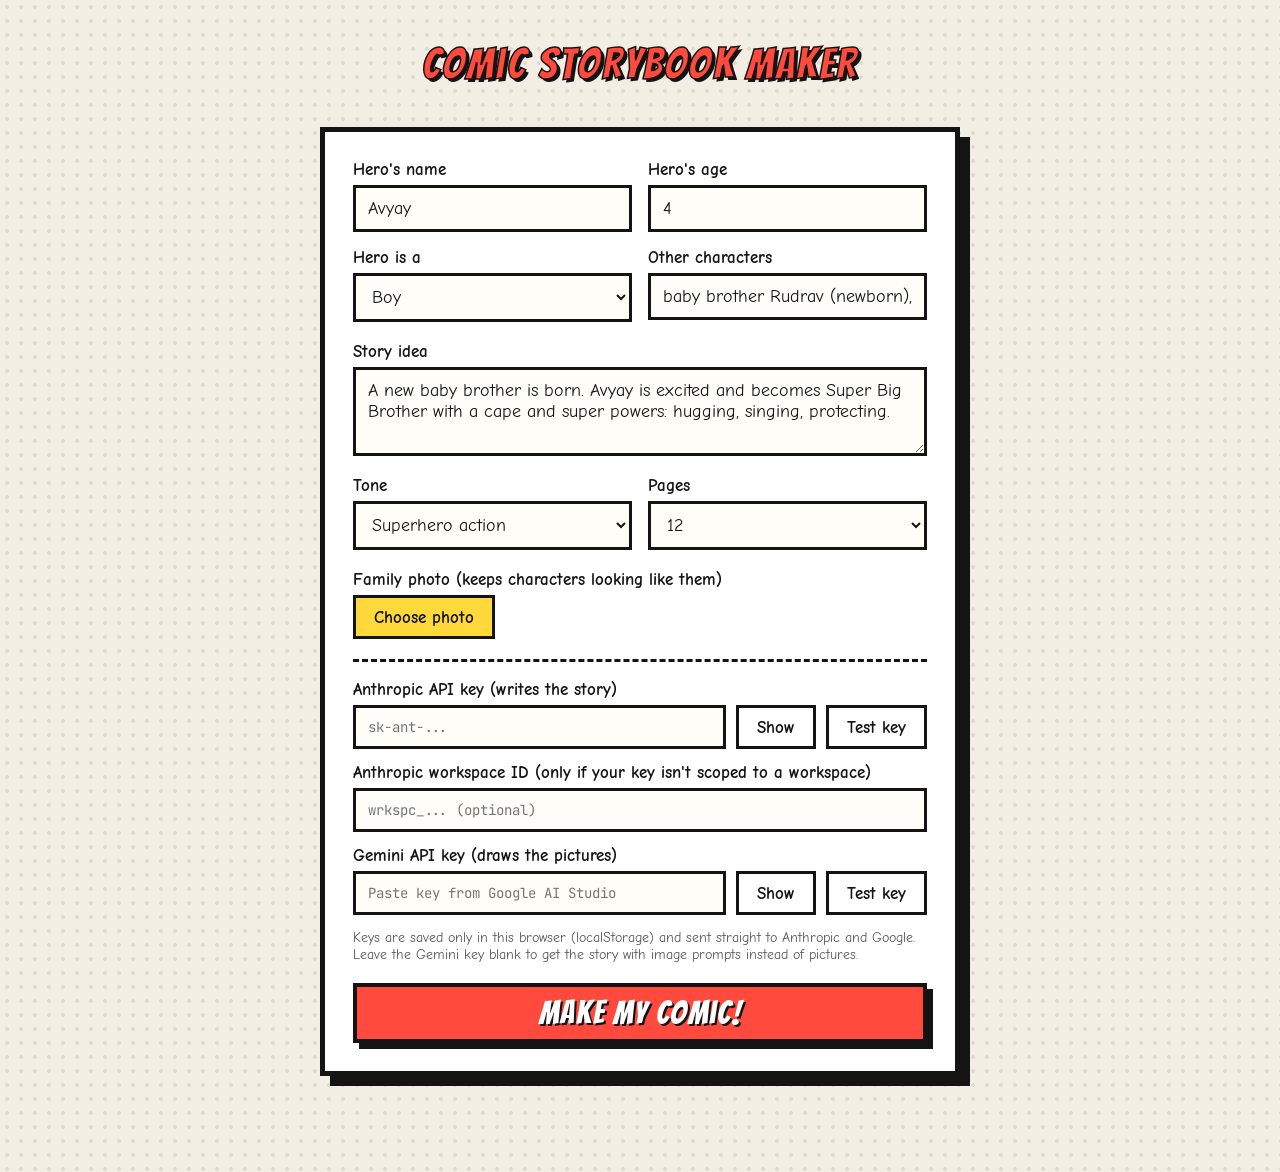
<file: comic/index.html>
<!DOCTYPE html>
<html lang="en">
<head>
  <meta charset="utf-8">
  <meta name="viewport" content="width=device-width, initial-scale=1">
  <title>Comic Storybook Maker</title>
  <meta name="description" content="Turn your family into the heroes of a printable comic storybook.">
  <link rel="icon" href="data:image/svg+xml,%3Csvg xmlns='http://www.w3.org/2000/svg' viewBox='0 0 100 100'%3E%3Crect width='100' height='100' fill='%23FFD93B'/%3E%3Ctext x='50' y='64' font-family='Impact,sans-serif' font-size='40' text-anchor='middle' fill='%23FF4A3D' stroke='%23141414' stroke-width='2'%3EPOW%3C/text%3E%3C/svg%3E">
  <link rel="preconnect" href="https://fonts.googleapis.com">
  <link rel="preconnect" href="https://fonts.gstatic.com" crossorigin>
  <link rel="stylesheet" href="https://fonts.googleapis.com/css2?family=Bangers&family=Comic+Neue:wght@400;700&family=JetBrains+Mono&display=swap">
  <link rel="stylesheet" href="styles.css">
</head>
<body>
  <main class="page">
    <h1 class="app-title no-print">Comic Storybook Maker</h1>

    <!-- Screen 1: inputs -->
    <form id="form-screen" class="card form" novalidate>
      <div class="grid">
        <label class="field">Hero's name
          <input name="hero" value="Avyay">
        </label>
        <label class="field">Hero's age
          <input name="age" value="4">
        </label>
        <label class="field">Hero is a
          <select name="gender">
            <option value="boy">Boy</option>
            <option value="girl">Girl</option>
            <option value="child">Keep neutral</option>
          </select>
        </label>
        <label class="field">Other characters
          <input name="others" value="baby brother Rudrav (newborn), Mama, Papa"
                 placeholder="e.g. baby brother Rudrav, Mama, Papa">
        </label>
      </div>

      <label class="field">Story idea
        <textarea name="idea" rows="3">A new baby brother is born. Avyay is excited and becomes Super Big Brother with a cape and super powers: hugging, singing, protecting.</textarea>
      </label>

      <div class="grid">
        <label class="field">Tone
          <select name="tone">
            <option>Superhero action</option>
            <option>Funny</option>
            <option>Heartwarming</option>
            <option>Adventurous</option>
            <option>Gentle bedtime</option>
          </select>
        </label>
        <label class="field">Pages
          <select name="pages">
            <option value="6">6</option>
            <option value="8">8</option>
            <option value="12" selected>12</option>
          </select>
        </label>
      </div>

      <div class="field">
        <span>Family photo (keeps characters looking like them)</span>
        <div class="photo-row">
          <label class="btn btn-yellow">Choose photo
            <input id="photo-input" type="file" accept="image/*" hidden>
          </label>
          <img id="photo-preview" class="photo-preview" alt="Selected family photo" hidden>
          <button type="button" class="btn" id="photo-remove" hidden>Remove photo</button>
        </div>
      </div>

      <div class="keys">
        <div class="field">
          <label for="anthropicKey">Anthropic API key (writes the story)</label>
          <div class="key-row">
            <input id="anthropicKey" name="anthropicKey" type="password" class="mono" autocomplete="off"
                   placeholder="sk-ant-...">
            <button type="button" class="btn" data-reveal="anthropicKey" aria-pressed="false">Show</button>
            <button type="button" class="btn" data-test="anthropic">Test key</button>
          </div>
          <div class="key-status" id="anthropic-status" role="status"></div>
        </div>
        <label class="field">Anthropic workspace ID (only if your key isn't scoped to a workspace)
          <input name="workspaceId" class="mono" autocomplete="off" placeholder="wrkspc_... (optional)">
        </label>
        <div class="field">
          <label for="geminiKey">Gemini API key (draws the pictures)</label>
          <div class="key-row">
            <input id="geminiKey" name="geminiKey" type="password" class="mono" autocomplete="off"
                   placeholder="Paste key from Google AI Studio">
            <button type="button" class="btn" data-reveal="geminiKey" aria-pressed="false">Show</button>
            <button type="button" class="btn" data-test="gemini">Test key</button>
          </div>
          <div class="key-status" id="gemini-status" role="status"></div>
        </div>
        <p class="hint">Keys are saved only in this browser (localStorage) and sent straight to Anthropic and Google.
          Leave the Gemini key blank to get the story with image prompts instead of pictures.</p>
      </div>

      <div id="form-error" class="error" role="alert" hidden></div>

      <button type="submit" class="btn-big">Make my comic!</button>
    </form>

    <!-- Screen 2: writing -->
    <section id="writing-screen" class="card writing" hidden>
      <div class="spinner"></div>
      <div class="writing-label">Writing the story...</div>
    </section>

    <!-- Screen 3: comic -->
    <section id="comic-screen" class="comic" hidden>
      <div class="toolbar no-print">
        <button type="button" class="btn" id="edit-btn">Edit inputs</button>
        <button type="button" class="btn" id="new-btn">New story</button>
        <div id="progress" class="progress"></div>
        <button type="button" class="btn btn-yellow btn-shadow" id="pdf-btn">Download PDF</button>
      </div>
      <div id="panels" class="panels"></div>
    </section>
  </main>

  <script src="app.js"></script>
</body>
</html>
</file>
<file: comic/styles.css>
:root {
  --ink: #141414;
  --yellow: #FFD93B;
  --red: #FF4A3D;
  --blue: #1F4FB8;
  --paper: #F3EEE4;
  --cream: #FFFDF7;
  --muted: #555;
  --title: 'Bangers', cursive;
  --body: 'Comic Neue', sans-serif;
  --mono: 'JetBrains Mono', monospace;
}

* { box-sizing: border-box; }

[hidden] { display: none !important; }

body {
  margin: 0;
  background-color: var(--paper);
  background-image: radial-gradient(rgba(20, 20, 20, .09) 1.6px, transparent 1.7px);
  background-size: 14px 14px;
  font-family: var(--body);
  color: var(--ink);
}

a { color: #D6332A; }
a:hover { color: var(--blue); }

.page {
  min-height: 100vh;
  padding: 40px 16px 96px;
  display: flex;
  flex-direction: column;
  align-items: center;
  gap: 40px;
}

.app-title {
  margin: 0;
  font-family: var(--title);
  font-weight: 400;
  font-size: 44px;
  letter-spacing: .05em;
  text-align: center;
  color: var(--red);
  text-shadow: 3px 3px 0 var(--ink);
  -webkit-text-stroke: 1.5px var(--ink);
}

.card {
  border: 5px solid var(--ink);
  box-shadow: 10px 10px 0 var(--ink);
}

/* ---------- Form ---------- */

.form {
  width: 100%;
  max-width: 640px;
  background: #fff;
  padding: 28px;
  display: flex;
  flex-direction: column;
  gap: 20px;
}

.grid {
  display: grid;
  grid-template-columns: repeat(auto-fit, minmax(200px, 1fr));
  gap: 16px;
}

.field {
  display: flex;
  flex-direction: column;
  gap: 6px;
  font-weight: 700;
  font-size: 17px;
}

.field input:not([type=file]),
.field select,
.field textarea {
  font: inherit;
  font-weight: 400;
  font-size: 18px;
  padding: 10px 12px;
  border: 3px solid var(--ink);
  border-radius: 0;
  background: var(--cream);
  color: var(--ink);
  width: 100%;
}

.field textarea { resize: vertical; }

.field .mono,
.field input.mono {
  font-family: var(--mono);
  font-size: 14px;
}

.photo-row {
  display: flex;
  align-items: center;
  gap: 14px;
  flex-wrap: wrap;
}

.photo-preview {
  width: 64px;
  height: 64px;
  object-fit: cover;
  border: 3px solid var(--ink);
}

.keys {
  display: flex;
  flex-direction: column;
  gap: 14px;
  border-top: 3px dashed var(--ink);
  padding-top: 18px;
}

.key-row {
  display: flex;
  gap: 10px;
}

.key-row input { flex: 1; min-width: 0; }
.key-row .btn { flex-shrink: 0; }

@media (max-width: 480px) {
  .key-row { flex-wrap: wrap; }
  .key-row input { flex-basis: 100%; }
}
.btn:disabled { opacity: .6; cursor: wait; }

.key-status {
  font-size: 15px;
  font-weight: 700;
  min-height: 0;
}

.key-status:empty { display: none; }
.key-status.ok { color: #1B7F3B; }
.key-status.bad { color: #D6332A; }
.key-status.busy { color: var(--muted); }

.hint {
  margin: 0;
  font-size: 14px;
  color: var(--muted);
}

.error {
  border: 3px solid #D6332A;
  background: #FFE9E6;
  padding: 12px 14px;
  font-weight: 700;
}

/* ---------- Buttons ---------- */

.btn {
  display: inline-flex;
  align-items: center;
  justify-content: center;
  min-height: 44px;
  padding: 0 18px;
  border: 3px solid var(--ink);
  background: #fff;
  color: var(--ink);
  font: inherit;
  font-weight: 700;
  font-size: 17px;
  cursor: pointer;
}

.btn-yellow { background: var(--yellow); }
.btn-shadow { box-shadow: 4px 4px 0 var(--ink); }
.btn:focus-visible, .btn-big:focus-visible, .btn-small:focus-visible { outline: 3px solid var(--blue); outline-offset: 2px; }

.btn-big {
  font-family: var(--title);
  font-size: 32px;
  letter-spacing: .05em;
  min-height: 60px;
  border: 4px solid var(--ink);
  background: var(--red);
  color: #fff;
  text-shadow: 2px 2px 0 var(--ink);
  box-shadow: 6px 6px 0 var(--ink);
  cursor: pointer;
}

.btn-big:active {
  transform: translate(3px, 3px);
  box-shadow: 3px 3px 0 var(--ink);
}

.btn-small {
  font: inherit;
  font-weight: 700;
  font-size: 15px;
  min-height: 44px;
  padding: 0 14px;
  border: 2px solid var(--ink);
  background: #fff;
  color: var(--ink);
  cursor: pointer;
  flex-shrink: 0;
}

/* ---------- Writing screen ---------- */

.writing {
  background: var(--yellow);
  padding: 40px 48px;
  display: flex;
  flex-direction: column;
  align-items: center;
  gap: 18px;
}

.writing-label {
  font-family: var(--title);
  font-size: 34px;
  letter-spacing: .05em;
  text-align: center;
}

.spinner {
  width: 48px;
  height: 48px;
  border: 6px solid var(--ink);
  border-top-color: var(--red);
  border-radius: 50%;
  animation: spin 1s linear infinite;
}

@keyframes spin { to { transform: rotate(360deg); } }

/* ---------- Comic screen ---------- */

.comic, .panels {
  width: 100%;
  max-width: 760px;
  display: flex;
  flex-direction: column;
  gap: 40px;
}

.toolbar {
  display: flex;
  flex-wrap: wrap;
  gap: 12px;
  align-items: center;
}

.progress {
  flex: 1;
  min-width: 160px;
  font-size: 16px;
  font-weight: 700;
}

.comic-page {
  display: flex;
  flex-direction: column;
  gap: 12px;
}

.panel {
  display: flex;
  flex-direction: column;
  background: var(--yellow);
}

.panel.cover { background: var(--blue); }
.panel.end { background: var(--red); }

.cover-title {
  padding: 24px 24px 16px;
  text-align: center;
  font-family: var(--title);
  font-size: clamp(40px, 9vw, 64px);
  line-height: 1;
  letter-spacing: .03em;
  color: var(--red);
  text-shadow: 4px 4px 0 var(--ink);
  -webkit-text-stroke: 2px var(--ink);
  text-wrap: balance;
}

.art {
  position: relative;
  aspect-ratio: 4 / 3;
  background: #fff;
  border-bottom: 5px solid var(--ink);
  overflow: hidden;
}

.panel.cover .art { border-top: 5px solid var(--ink); }

.art img {
  width: 100%;
  height: 100%;
  object-fit: cover;
  display: block;
}

.art-overlay {
  position: absolute;
  inset: 0;
  display: flex;
  flex-direction: column;
  align-items: center;
  justify-content: center;
  gap: 12px;
  padding: 28px;
  background: var(--cream);
  text-align: center;
}

.art-overlay .spinner {
  width: 40px;
  height: 40px;
  border-width: 5px;
  border-top-color: var(--blue);
}

.drawing-label {
  font-family: var(--title);
  font-size: 24px;
  letter-spacing: .05em;
}

.art-text {
  font-family: var(--mono);
  font-size: 13px;
  line-height: 1.55;
  color: #444;
  overflow: auto;
  max-height: 100%;
}

.art-text.is-error { color: #D6332A; font-weight: 700; }

.caption-box {
  padding: 20px 26px;
  display: flex;
  flex-direction: column;
  align-items: center;
  gap: 8px;
}

.caption {
  width: 100%;
  font-size: clamp(20px, 4vw, 26px);
  font-weight: 700;
  line-height: 1.35;
  text-wrap: pretty;
}

.panel.cover .caption,
.panel.end .caption {
  color: #fff;
  text-align: center;
}

.the-end {
  font-family: var(--title);
  font-size: clamp(56px, 13vw, 84px);
  line-height: 1;
  letter-spacing: .05em;
  color: var(--yellow);
  text-shadow: 5px 5px 0 var(--ink);
  -webkit-text-stroke: 2px var(--ink);
}

.page-tools {
  display: flex;
  flex-direction: column;
  gap: 6px;
}

.prompt-label {
  font-size: 14px;
  font-weight: 700;
  color: var(--muted);
}

.prompt-input {
  width: 100%;
  min-height: 4.8em;
  field-sizing: content;
  resize: vertical;
  padding: 8px 10px;
  border: 2px solid var(--ink);
  border-radius: 0;
  background: var(--cream);
  color: var(--ink);
  font-family: var(--mono);
  font-size: 12px;
  line-height: 1.5;
}

.prompt-input:focus { outline: 3px solid var(--blue); outline-offset: 0; }

.tool-row {
  display: flex;
  flex-wrap: wrap;
  align-items: center;
  gap: 12px;
}

.btn-small:disabled { opacity: .6; cursor: wait; }

.btn-link {
  font: inherit;
  font-weight: 700;
  font-size: 15px;
  min-height: 44px;
  padding: 0 4px;
  border: 0;
  background: none;
  color: var(--blue);
  text-decoration: underline;
  cursor: pointer;
}

.shortcut {
  font-size: 13px;
  color: var(--muted);
}

.note {
  font-family: var(--body);
  font-size: 14px;
  font-weight: 700;
  color: #9A5B00;
  margin-bottom: 2px;
}

@media (max-width: 480px) {
  .form { padding: 20px; }
  .card { box-shadow: 6px 6px 0 var(--ink); }
  .caption-box { padding: 16px 18px; }
}

/* ---------- Print / PDF ---------- */

@media print {
  .no-print, .page-tools { display: none !important; }
  body { background: #fff !important; }
  .page { padding: 0; gap: 0; min-height: 0; }
  .comic, .panels { gap: 0; max-width: none; }
  .comic-page {
    break-inside: avoid;
    break-after: page;
    page-break-after: always;
  }
  .comic-page:last-child { break-after: auto; page-break-after: auto; }
  .card { box-shadow: none; }
  * { -webkit-print-color-adjust: exact; print-color-adjust: exact; }
}
</file>
